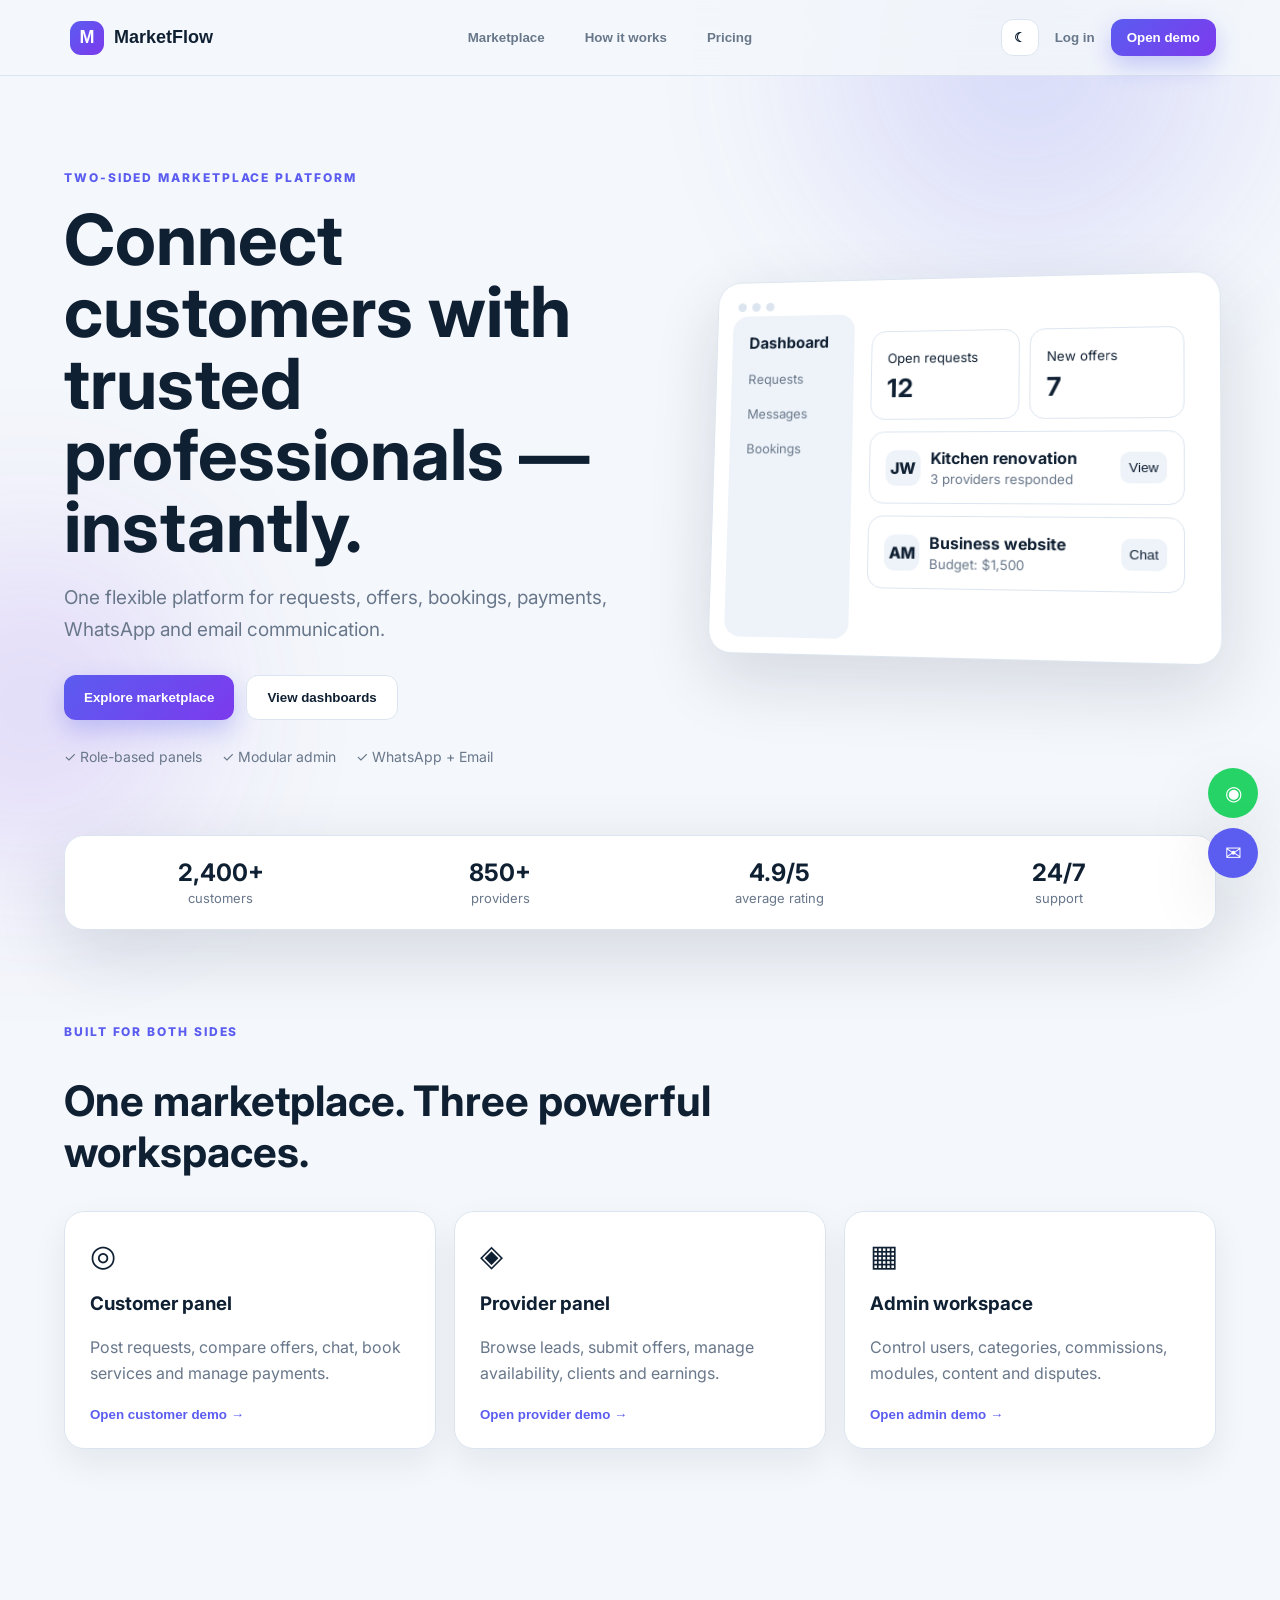
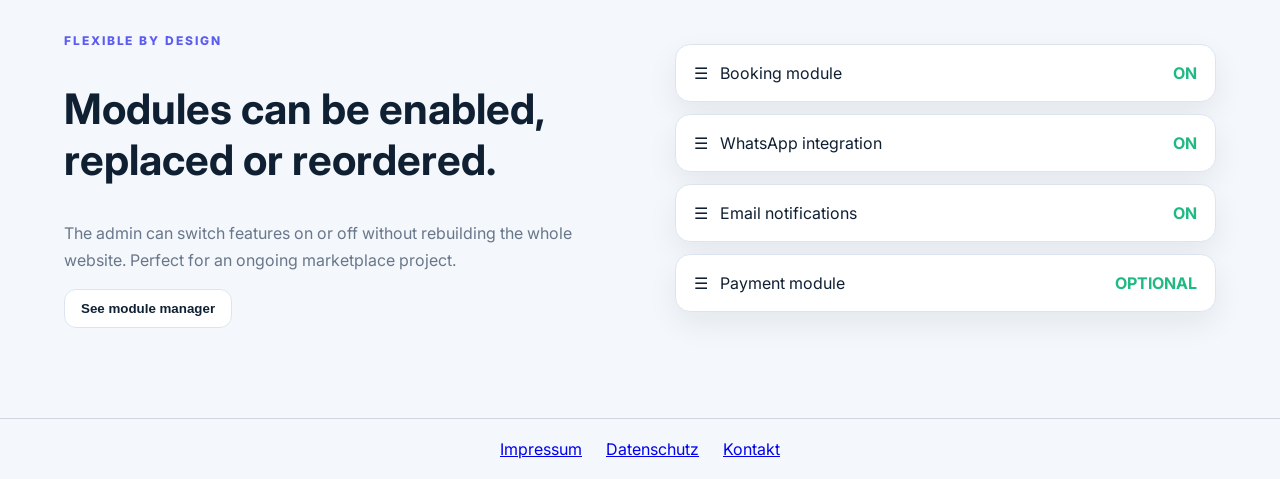
<file: index.html>
<!doctype html>
<html lang="en">
<head>
  <meta charset="utf-8" />
  <meta name="viewport" content="width=device-width, initial-scale=1" />
  <title>MarketFlow — Two-Sided Marketplace Demo</title>
  <link rel="preconnect" href="https://fonts.googleapis.com">
  <link rel="preconnect" href="https://fonts.gstatic.com" crossorigin>
  <link href="https://fonts.googleapis.com/css2?family=Inter:wght@400;500;600;700;800&display=swap" rel="stylesheet">
  <link rel="stylesheet" href="styles.css" />
</head>
<body>
  <div class="ambient a1"></div><div class="ambient a2"></div>
  <header class="topbar">
    <button class="brand" data-view="home"><span class="brand-mark">M</span><span>MarketFlow</span></button>
    <nav class="desktop-nav">
      <button data-view="marketplace">Marketplace</button>
      <button data-view="how">How it works</button>
      <button data-view="pricing">Pricing</button>
    </nav>
    <div class="top-actions">
      <button id="themeToggle" class="icon-btn" aria-label="Toggle theme">☾</button>
      <button class="ghost" data-action="login">Log in</button>
      <button class="primary" data-view="dashboard">Open demo</button>
    </div>
  </header>

  <main id="app"></main>

  <div class="contact-dock">
    <a href="https://wa.me/15551234567?text=Hi%20MarketFlow%2C%20I%20need%20help" target="_blank" class="dock-btn whatsapp" title="WhatsApp">◉</a>
    <a href="mailto:hello@marketflow.demo?subject=Marketplace%20Inquiry" class="dock-btn email" title="Email">✉</a>
  </div>

  <div id="modal" class="modal hidden" role="dialog" aria-modal="true">
    <div class="modal-card">
      <button class="modal-close" data-action="close-modal">×</button>
      <div id="modalContent"></div>
    </div>
  </div>

  <template id="homeTpl">
    <section class="hero shell">
      <div class="hero-copy">
        <span class="eyebrow">TWO-SIDED MARKETPLACE PLATFORM</span>
        <h1>Connect customers with trusted professionals — instantly.</h1>
        <p>One flexible platform for requests, offers, bookings, payments, WhatsApp and email communication.</p>
        <div class="hero-actions">
          <button class="primary large" data-view="marketplace">Explore marketplace</button>
          <button class="secondary large" data-view="dashboard">View dashboards</button>
        </div>
        <div class="proof-row">
          <span>✓ Role-based panels</span><span>✓ Modular admin</span><span>✓ WhatsApp + Email</span>
        </div>
      </div>
      <div class="hero-visual card-3d">
        <div class="mini-window">
          <div class="mini-top"><span></span><span></span><span></span></div>
          <div class="mini-grid">
            <aside><b>Dashboard</b><small>Requests</small><small>Messages</small><small>Bookings</small></aside>
            <div class="mini-main">
              <div class="metric-row"><div><small>Open requests</small><b>12</b></div><div><small>New offers</small><b>7</b></div></div>
              <div class="mini-card"><span class="avatar">JW</span><div><b>Kitchen renovation</b><small>3 providers responded</small></div><button>View</button></div>
              <div class="mini-card"><span class="avatar">AM</span><div><b>Business website</b><small>Budget: $1,500</small></div><button>Chat</button></div>
            </div>
          </div>
        </div>
      </div>
    </section>

    <section class="shell trust-strip">
      <div><b>2,400+</b><span>customers</span></div><div><b>850+</b><span>providers</span></div><div><b>4.9/5</b><span>average rating</span></div><div><b>24/7</b><span>support</span></div>
    </section>

    <section class="shell section">
      <div class="section-head"><span class="eyebrow">BUILT FOR BOTH SIDES</span><h2>One marketplace. Three powerful workspaces.</h2></div>
      <div class="role-grid">
        <article class="feature-card"><div class="icon">◎</div><h3>Customer panel</h3><p>Post requests, compare offers, chat, book services and manage payments.</p><button class="text-btn" data-role="customer" data-view="dashboard">Open customer demo →</button></article>
        <article class="feature-card"><div class="icon">◈</div><h3>Provider panel</h3><p>Browse leads, submit offers, manage availability, clients and earnings.</p><button class="text-btn" data-role="provider" data-view="dashboard">Open provider demo →</button></article>
        <article class="feature-card"><div class="icon">▦</div><h3>Admin workspace</h3><p>Control users, categories, commissions, modules, content and disputes.</p><button class="text-btn" data-role="admin" data-view="dashboard">Open admin demo →</button></article>
      </div>
    </section>

    <section class="shell section split-section">
      <div><span class="eyebrow">FLEXIBLE BY DESIGN</span><h2>Modules can be enabled, replaced or reordered.</h2><p>The admin can switch features on or off without rebuilding the whole website. Perfect for an ongoing marketplace project.</p><button class="secondary" data-role="admin" data-view="dashboard">See module manager</button></div>
      <div class="module-stack">
        <div draggable="true"><span>☰</span> Booking module <b>ON</b></div>
        <div draggable="true"><span>☰</span> WhatsApp integration <b>ON</b></div>
        <div draggable="true"><span>☰</span> Email notifications <b>ON</b></div>
        <div draggable="true"><span>☰</span> Payment module <b>OPTIONAL</b></div>
      </div>
    </section>
  </template>

  <template id="marketplaceTpl">
    <section class="page-hero shell"><span class="eyebrow">MARKETPLACE</span><h1>Find the right professional for any job.</h1><div class="searchbar"><input id="marketSearch" placeholder="Search services, e.g. web design"/><button class="primary" data-action="search-market">Search</button></div></section>
    <section class="shell market-layout">
      <aside class="filters panel">
        <h3>Filters</h3>
        <label>Category<select id="categoryFilter"><option>All categories</option><option>Web Development</option><option>Home Services</option><option>Marketing</option><option>Design</option></select></label>
        <label>Budget<select><option>Any budget</option><option>Under $500</option><option>$500–$2,000</option><option>$2,000+</option></select></label>
        <label class="check"><input type="checkbox"/> Verified providers only</label>
        <button class="secondary full" data-action="clear-filters">Clear filters</button>
      </aside>
      <div>
        <div class="market-head"><h2>Featured professionals</h2><span id="resultCount">6 results</span></div>
        <div id="providerGrid" class="provider-grid"></div>
      </div>
    </section>
  </template>

  <template id="dashboardTpl">
    <section class="dashboard-shell">
      <aside class="sidebar">
        <button class="brand side-brand" data-view="home"><span class="brand-mark">M</span><span>MarketFlow</span></button>
        <div class="role-switch">
          <button data-switch-role="customer">Customer</button><button data-switch-role="provider">Provider</button><button data-switch-role="admin">Admin</button>
        </div>
        <nav id="sideNav"></nav>
        <div class="side-support"><small>Need help?</small><b>Talk to support</b><div><a href="https://wa.me/15551234567" target="_blank">WhatsApp</a><a href="mailto:support@marketflow.demo">Email</a></div></div>
      </aside>
      <section class="dashboard-main">
        <div class="dash-top"><div><small id="roleLabel"></small><h1 id="dashTitle"></h1></div><div class="dash-actions"><button class="icon-btn">🔔</button><button class="avatar-btn">EL</button></div></div>
        <div id="dashContent"></div>
      </section>
    </section>
  </template>

  <template id="howTpl"><section class="page-hero shell"><span class="eyebrow">HOW IT WORKS</span><h1>A simple workflow for customers and providers.</h1></section><section class="shell steps"><article><span>01</span><h3>Post a request</h3><p>Customers describe what they need, their budget and preferred timing.</p></article><article><span>02</span><h3>Receive offers</h3><p>Qualified providers respond with price, timeline and a personal message.</p></article><article><span>03</span><h3>Chat and book</h3><p>Users communicate through the platform, WhatsApp or email and confirm the job.</p></article><article><span>04</span><h3>Complete and review</h3><p>Both sides manage delivery, payment and reviews from their own dashboard.</p></article></section></template>

  <template id="pricingTpl"><section class="page-hero shell"><span class="eyebrow">PRICING</span><h1>Flexible marketplace monetization.</h1></section><section class="shell pricing-grid"><article><h3>Starter</h3><h2>$0</h2><p>For testing the marketplace</p><ul><li>Basic profiles</li><li>Manual bookings</li><li>Email notifications</li></ul><button class="secondary full">Start free</button></article><article class="featured"><span class="pill">Most popular</span><h3>Growth</h3><h2>10%</h2><p>Commission per completed booking</p><ul><li>All user panels</li><li>WhatsApp integration</li><li>Admin modules</li><li>Analytics</li></ul><button class="primary full">Choose Growth</button></article><article><h3>Enterprise</h3><h2>Custom</h2><p>For larger marketplace businesses</p><ul><li>Custom modules</li><li>White label</li><li>Priority support</li></ul><button class="secondary full">Contact sales</button></article></section></template>

  <footer style="padding:1.25rem;text-align:center;border-top:1px solid rgba(100,116,139,.25)">
    <nav aria-label="Legal information" style="display:flex;justify-content:center;gap:1.5rem;flex-wrap:wrap">
      <a href="impressum.html">Impressum</a><a href="datenschutz.html">Datenschutz</a><a href="mailto:el.ezzariba@gmail.com">Kontakt</a>
    </nav>
  </footer>
  <script src="app.js"></script>
</body>
</html>
</file>
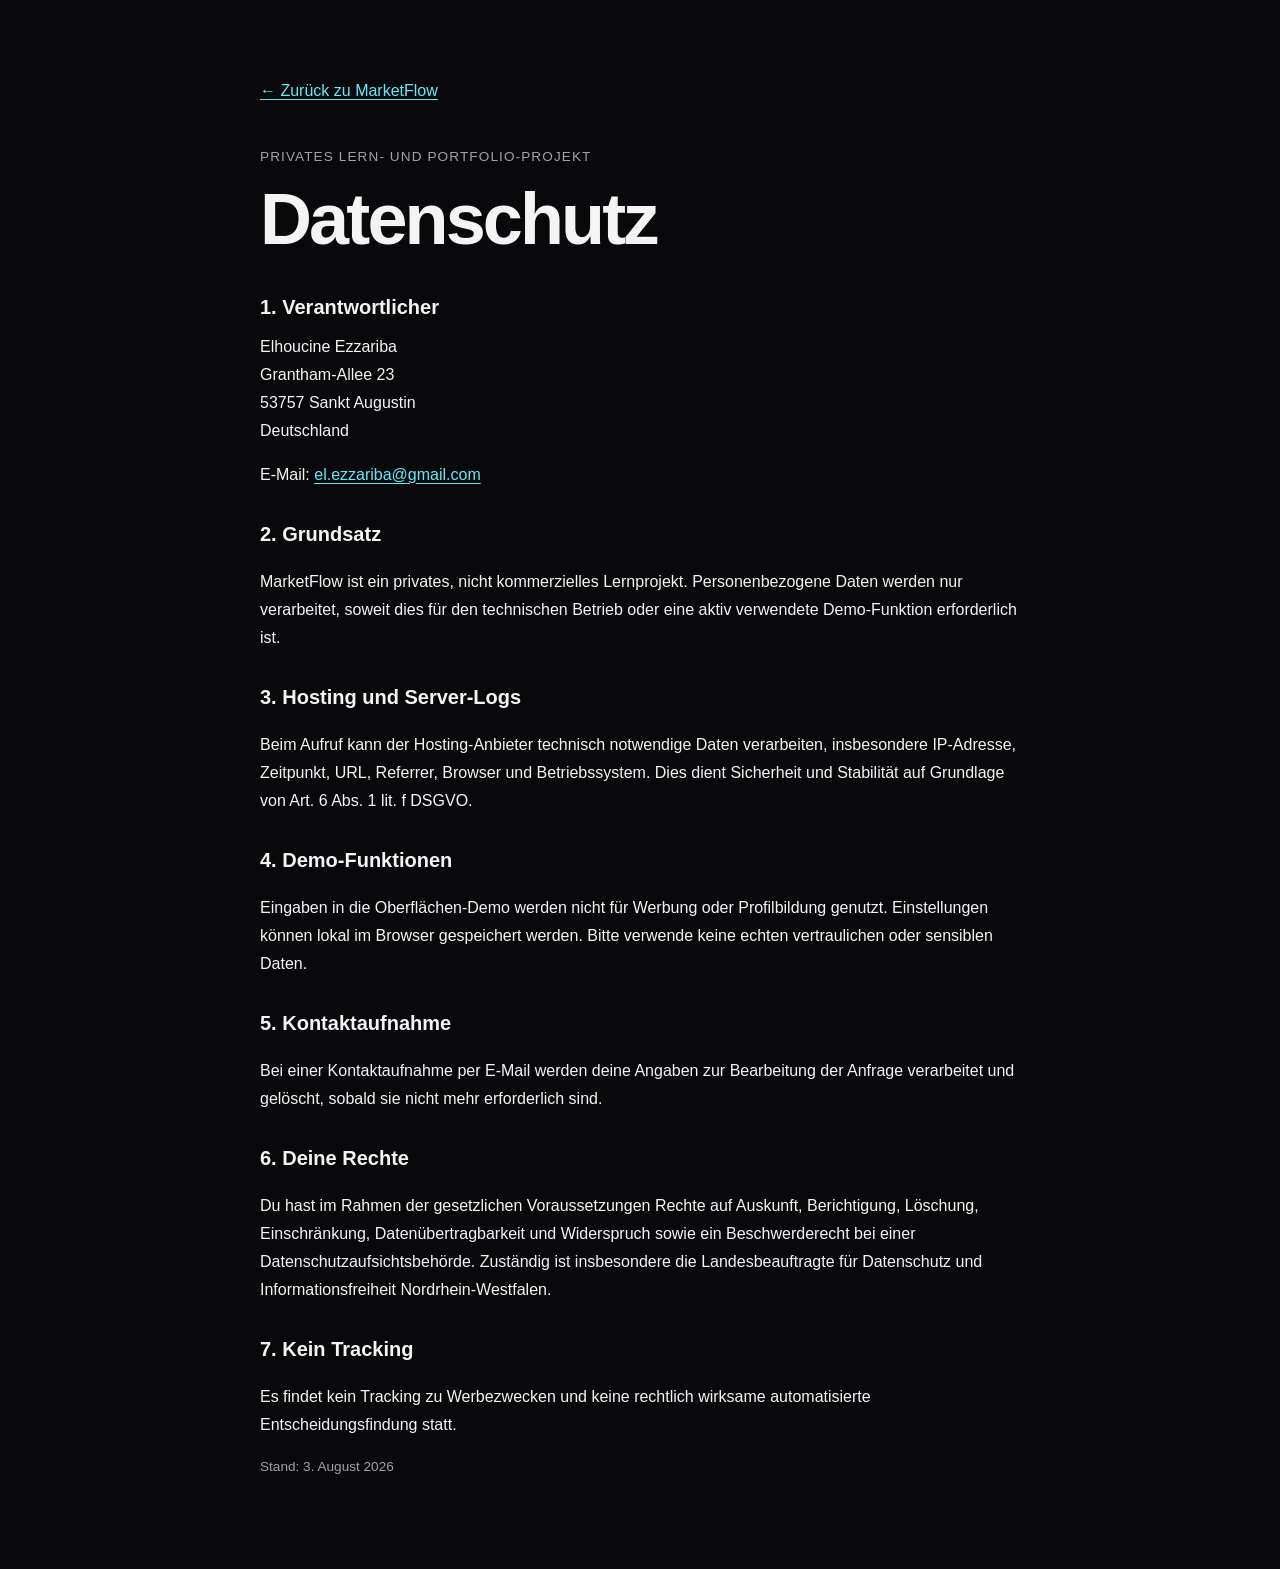
<file: datenschutz.html>
<!doctype html>
<html lang="de">
<head><meta charset="utf-8"><meta name="viewport" content="width=device-width, initial-scale=1"><title>Datenschutz – MarketFlow</title><link rel="stylesheet" href="legal.css"></head>
<body><main><a href="index.html">← Zurück zu MarketFlow</a><p class="eyebrow">Privates Lern- und Portfolio-Projekt</p><h1>Datenschutz</h1>
<section><h2>1. Verantwortlicher</h2><address>Elhoucine Ezzariba<br>Grantham-Allee 23<br>53757 Sankt Augustin<br>Deutschland</address><p>E-Mail: <a href="mailto:el.ezzariba@gmail.com">el.ezzariba@gmail.com</a></p></section>
<section><h2>2. Grundsatz</h2><p>MarketFlow ist ein privates, nicht kommerzielles Lernprojekt. Personenbezogene Daten werden nur verarbeitet, soweit dies für den technischen Betrieb oder eine aktiv verwendete Demo-Funktion erforderlich ist.</p></section>
<section><h2>3. Hosting und Server-Logs</h2><p>Beim Aufruf kann der Hosting-Anbieter technisch notwendige Daten verarbeiten, insbesondere IP-Adresse, Zeitpunkt, URL, Referrer, Browser und Betriebssystem. Dies dient Sicherheit und Stabilität auf Grundlage von Art. 6 Abs. 1 lit. f DSGVO.</p></section>
<section><h2>4. Demo-Funktionen</h2><p>Eingaben in die Oberflächen-Demo werden nicht für Werbung oder Profilbildung genutzt. Einstellungen können lokal im Browser gespeichert werden. Bitte verwende keine echten vertraulichen oder sensiblen Daten.</p></section>
<section><h2>5. Kontaktaufnahme</h2><p>Bei einer Kontaktaufnahme per E-Mail werden deine Angaben zur Bearbeitung der Anfrage verarbeitet und gelöscht, sobald sie nicht mehr erforderlich sind.</p></section>
<section><h2>6. Deine Rechte</h2><p>Du hast im Rahmen der gesetzlichen Voraussetzungen Rechte auf Auskunft, Berichtigung, Löschung, Einschränkung, Datenübertragbarkeit und Widerspruch sowie ein Beschwerderecht bei einer Datenschutzaufsichtsbehörde. Zuständig ist insbesondere die Landesbeauftragte für Datenschutz und Informationsfreiheit Nordrhein-Westfalen.</p></section>
<section><h2>7. Kein Tracking</h2><p>Es findet kein Tracking zu Werbezwecken und keine rechtlich wirksame automatisierte Entscheidungsfindung statt.</p></section>
<p class="updated">Stand: 3. August 2026</p></main></body></html>
</file>
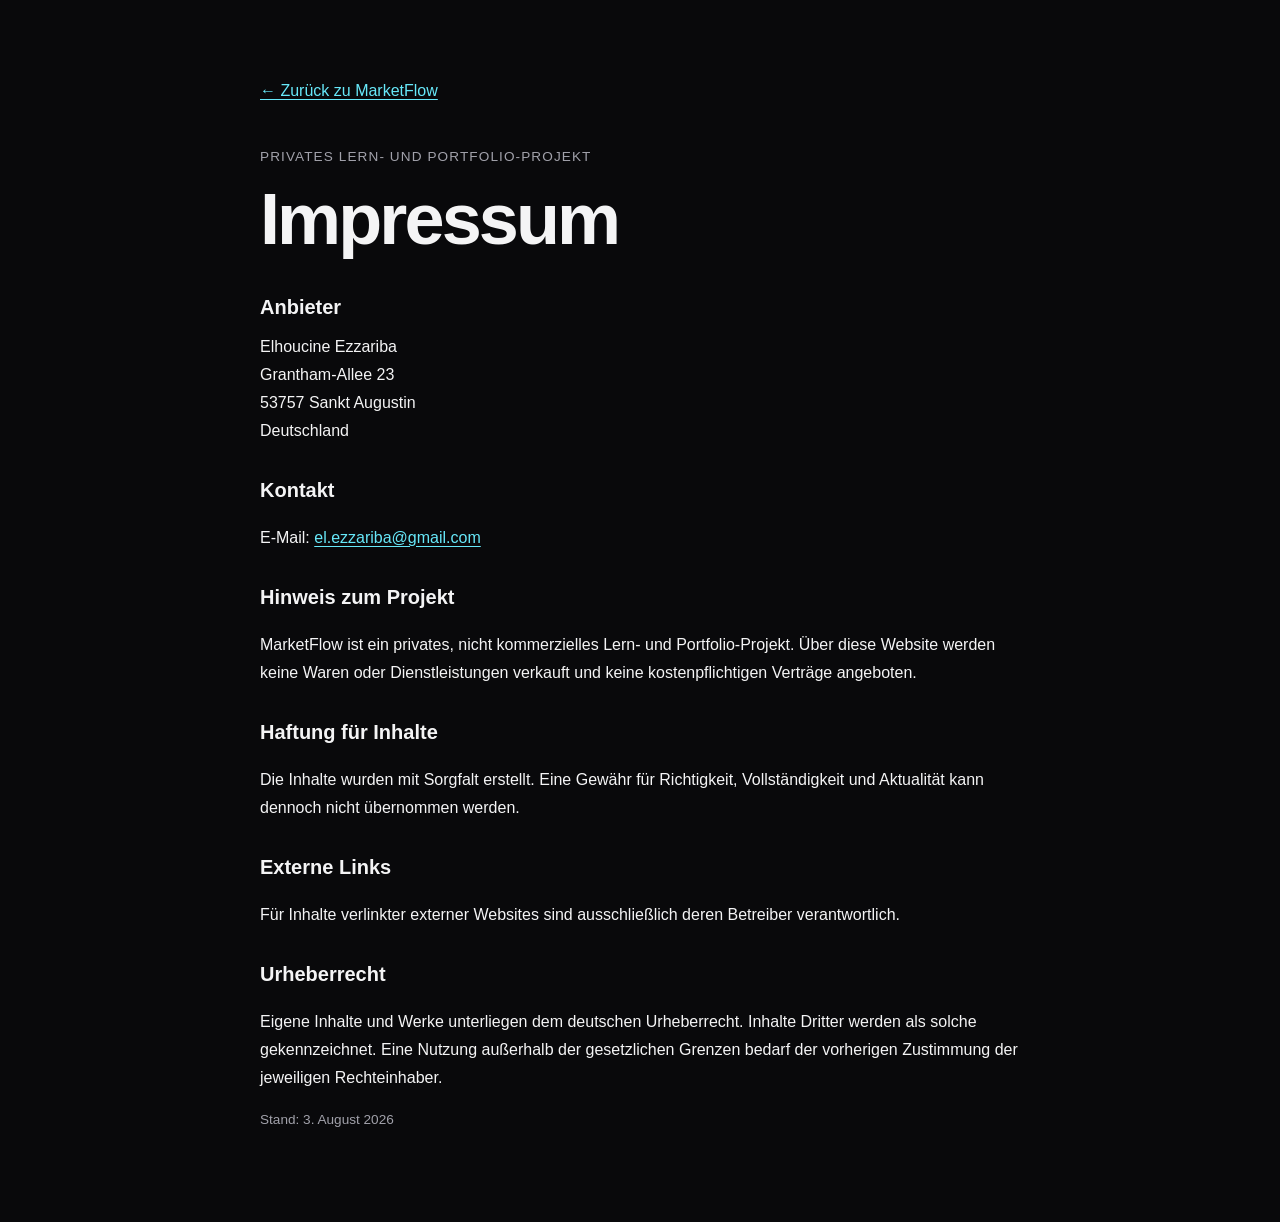
<file: impressum.html>
<!doctype html>
<html lang="de">
<head><meta charset="utf-8"><meta name="viewport" content="width=device-width, initial-scale=1"><title>Impressum – MarketFlow</title><link rel="stylesheet" href="legal.css"></head>
<body><main><a href="index.html">← Zurück zu MarketFlow</a><p class="eyebrow">Privates Lern- und Portfolio-Projekt</p><h1>Impressum</h1>
<section><h2>Anbieter</h2><address>Elhoucine Ezzariba<br>Grantham-Allee 23<br>53757 Sankt Augustin<br>Deutschland</address></section>
<section><h2>Kontakt</h2><p>E-Mail: <a href="mailto:el.ezzariba@gmail.com">el.ezzariba@gmail.com</a></p></section>
<section><h2>Hinweis zum Projekt</h2><p>MarketFlow ist ein privates, nicht kommerzielles Lern- und Portfolio-Projekt. Über diese Website werden keine Waren oder Dienstleistungen verkauft und keine kostenpflichtigen Verträge angeboten.</p></section>
<section><h2>Haftung für Inhalte</h2><p>Die Inhalte wurden mit Sorgfalt erstellt. Eine Gewähr für Richtigkeit, Vollständigkeit und Aktualität kann dennoch nicht übernommen werden.</p></section>
<section><h2>Externe Links</h2><p>Für Inhalte verlinkter externer Websites sind ausschließlich deren Betreiber verantwortlich.</p></section>
<section><h2>Urheberrecht</h2><p>Eigene Inhalte und Werke unterliegen dem deutschen Urheberrecht. Inhalte Dritter werden als solche gekennzeichnet. Eine Nutzung außerhalb der gesetzlichen Grenzen bedarf der vorherigen Zustimmung der jeweiligen Rechteinhaber.</p></section>
<p class="updated">Stand: 3. August 2026</p></main></body></html>
</file>
<file: styles.css>
:root{--bg:#f4f7fb;--surface:#fff;--surface2:#eef3f9;--text:#102033;--muted:#68778a;--line:#dce5ef;--brand:#5b5cf0;--brand2:#7c3aed;--green:#20b982;--shadow:0 24px 70px rgba(20,38,65,.14)}
[data-theme="dark"]{--bg:#09111d;--surface:#101c2c;--surface2:#142338;--text:#f4f7fb;--muted:#9eacc0;--line:#26384e;--brand:#8b8cff;--brand2:#a970ff;--shadow:0 24px 70px rgba(0,0,0,.35)}
*{box-sizing:border-box}body{margin:0;font-family:Inter,sans-serif;background:var(--bg);color:var(--text);min-height:100vh;transition:.25s}.ambient{position:fixed;border-radius:999px;filter:blur(100px);opacity:.18;z-index:-1}.a1{width:380px;height:380px;background:var(--brand);top:-130px;right:5%}.a2{width:300px;height:300px;background:var(--brand2);bottom:5%;left:-120px}.topbar{height:76px;display:flex;align-items:center;justify-content:space-between;padding:0 5vw;border-bottom:1px solid var(--line);background:color-mix(in srgb,var(--bg) 86%,transparent);backdrop-filter:blur(18px);position:sticky;top:0;z-index:30}.brand{border:0;background:none;color:var(--text);font-weight:800;font-size:18px;display:flex;align-items:center;gap:10px;cursor:pointer}.brand-mark{width:34px;height:34px;border-radius:11px;display:grid;place-items:center;background:linear-gradient(135deg,var(--brand),var(--brand2));color:#fff}.desktop-nav{display:flex;gap:28px}.desktop-nav button,.ghost{border:0;background:none;color:var(--muted);font-weight:600;cursor:pointer}.top-actions{display:flex;align-items:center;gap:10px}.primary,.secondary,.icon-btn{border-radius:12px;padding:11px 16px;font-weight:700;cursor:pointer}.primary{border:0;background:linear-gradient(135deg,var(--brand),var(--brand2));color:white;box-shadow:0 10px 25px color-mix(in srgb,var(--brand) 30%,transparent)}.secondary{border:1px solid var(--line);background:var(--surface);color:var(--text)}.icon-btn{border:1px solid var(--line);background:var(--surface);color:var(--text);padding:10px 12px}.large{padding:14px 20px}.shell{width:min(1180px,90vw);margin:auto}.hero{padding:90px 0 70px;display:grid;grid-template-columns:1.05fr .95fr;align-items:center;gap:70px}.eyebrow{color:var(--brand);font-weight:800;font-size:12px;letter-spacing:.16em}.hero h1,.page-hero h1{font-size:clamp(42px,5.5vw,74px);line-height:1.02;margin:18px 0}.hero p{font-size:19px;color:var(--muted);line-height:1.7}.hero-actions{display:flex;gap:12px;margin:28px 0}.proof-row{display:flex;gap:20px;flex-wrap:wrap;color:var(--muted);font-size:14px}.card-3d{perspective:1200px}.mini-window{background:var(--surface);border:1px solid var(--line);border-radius:24px;padding:16px;box-shadow:var(--shadow);transform:rotateY(-9deg) rotateX(5deg);transition:.35s}.mini-window:hover{transform:rotateY(-2deg) rotateX(1deg) translateY(-6px)}.mini-top{display:flex;gap:6px;padding:5px}.mini-top span{width:9px;height:9px;border-radius:50%;background:var(--line)}.mini-grid{display:grid;grid-template-columns:130px 1fr;min-height:330px}.mini-grid aside{background:var(--surface2);border-radius:16px;padding:18px;display:flex;flex-direction:column;gap:20px}.mini-grid aside small{color:var(--muted)}.mini-main{padding:18px}.metric-row{display:grid;grid-template-columns:1fr 1fr;gap:10px}.metric-row div,.mini-card{padding:16px;border:1px solid var(--line);border-radius:15px}.metric-row b{display:block;font-size:26px;margin-top:6px}.mini-card{display:flex;align-items:center;gap:10px;margin-top:12px}.mini-card div{flex:1}.mini-card small{display:block;color:var(--muted);margin-top:3px}.mini-card button{border:0;background:var(--surface2);color:var(--text);border-radius:9px;padding:8px}.avatar{width:36px;height:36px;border-radius:11px;background:var(--surface2);display:grid;place-items:center;font-weight:800}.trust-strip{display:grid;grid-template-columns:repeat(4,1fr);gap:12px;padding:22px;background:var(--surface);border:1px solid var(--line);border-radius:20px;box-shadow:var(--shadow)}.trust-strip div{text-align:center}.trust-strip b{display:block;font-size:24px}.trust-strip span{color:var(--muted);font-size:13px}.section{padding:90px 0}.section-head{max-width:690px;margin-bottom:34px}.section h2,.page-hero h1{font-size:42px}.role-grid{display:grid;grid-template-columns:repeat(3,1fr);gap:18px}.feature-card,.panel,.pricing-grid article,.steps article{background:var(--surface);border:1px solid var(--line);border-radius:20px;padding:25px;box-shadow:0 14px 35px rgba(20,38,65,.07)}.feature-card .icon{font-size:30px}.feature-card p,.split-section p{color:var(--muted);line-height:1.65}.text-btn{border:0;background:none;color:var(--brand);font-weight:700;cursor:pointer;padding:0}.split-section{display:grid;grid-template-columns:1fr 1fr;gap:70px;align-items:center}.module-stack{display:grid;gap:12px}.module-stack div{background:var(--surface);border:1px solid var(--line);border-radius:15px;padding:18px;display:flex;gap:12px;box-shadow:0 12px 30px rgba(20,38,65,.07)}.module-stack div b{margin-left:auto;color:var(--green)}.page-hero{padding:70px 0 35px}.page-hero h1{max-width:850px}.searchbar{display:flex;max-width:700px;background:var(--surface);border:1px solid var(--line);padding:8px;border-radius:15px}.searchbar input{flex:1;border:0;background:transparent;padding:10px;color:var(--text);outline:0}.market-layout{display:grid;grid-template-columns:260px 1fr;gap:25px;padding-bottom:80px}.filters{height:max-content;display:grid;gap:18px}.filters label{display:grid;gap:8px;font-size:13px;font-weight:700}.filters select{padding:11px;border:1px solid var(--line);border-radius:10px;background:var(--surface2);color:var(--text)}.check{display:flex!important;align-items:center}.full{width:100%}.market-head{display:flex;justify-content:space-between;align-items:center}.market-head span{color:var(--muted)}.provider-grid{display:grid;grid-template-columns:repeat(2,1fr);gap:16px}.provider-card{background:var(--surface);border:1px solid var(--line);border-radius:18px;padding:20px;display:grid;gap:15px;transition:.25s}.provider-card:hover{transform:translateY(-4px);box-shadow:var(--shadow)}.provider-top{display:flex;gap:12px;align-items:center}.provider-avatar{width:52px;height:52px;border-radius:16px;background:linear-gradient(135deg,var(--brand),var(--brand2));color:#fff;display:grid;place-items:center;font-weight:800}.provider-card p,.provider-card small{color:var(--muted)}.tags{display:flex;gap:7px;flex-wrap:wrap}.tags span,.pill{background:var(--surface2);padding:6px 9px;border-radius:999px;font-size:12px}.card-actions{display:flex;gap:9px}.dashboard-shell{min-height:calc(100vh - 76px);display:grid;grid-template-columns:260px 1fr}.sidebar{background:var(--surface);border-right:1px solid var(--line);padding:24px;display:flex;flex-direction:column;gap:24px}.side-brand{margin-bottom:5px}.role-switch{display:grid;grid-template-columns:repeat(3,1fr);background:var(--surface2);padding:4px;border-radius:11px}.role-switch button{font-size:11px;border:0;background:transparent;color:var(--muted);padding:9px 4px;border-radius:8px;cursor:pointer}.role-switch button.active{background:var(--surface);color:var(--text);box-shadow:0 4px 10px rgba(0,0,0,.08)}#sideNav{display:grid;gap:6px}#sideNav button{border:0;background:none;color:var(--muted);padding:12px;text-align:left;border-radius:10px;cursor:pointer}#sideNav button.active,#sideNav button:hover{background:var(--surface2);color:var(--text)}.side-support{margin-top:auto;padding:15px;background:var(--surface2);border-radius:14px}.side-support small,.side-support b{display:block}.side-support div{display:flex;gap:10px;margin-top:12px}.side-support a{color:var(--brand);font-size:12px}.dashboard-main{padding:34px}.dash-top{display:flex;justify-content:space-between;align-items:center;margin-bottom:25px}.dash-top small{color:var(--muted)}.dash-top h1{margin:5px 0}.dash-actions{display:flex;gap:9px}.avatar-btn{width:42px;height:42px;border:0;border-radius:13px;background:linear-gradient(135deg,var(--brand),var(--brand2));color:#fff;font-weight:800}.stats{display:grid;grid-template-columns:repeat(4,1fr);gap:15px}.stat-card,.dash-card{background:var(--surface);border:1px solid var(--line);border-radius:17px;padding:20px}.stat-card small{color:var(--muted)}.stat-card b{display:block;font-size:27px;margin-top:9px}.dash-grid{display:grid;grid-template-columns:1.4fr .8fr;gap:18px;margin-top:18px}.table{width:100%;border-collapse:collapse}.table th,.table td{text-align:left;padding:13px;border-bottom:1px solid var(--line);font-size:13px}.status{padding:6px 9px;border-radius:999px;background:var(--surface2);font-size:11px}.module-manager{display:grid;gap:10px}.module-row{display:flex;align-items:center;gap:12px;border:1px solid var(--line);padding:14px;border-radius:12px}.module-row span:nth-child(2){flex:1}.toggle{width:44px;height:24px;border-radius:999px;background:var(--line);padding:3px;cursor:pointer}.toggle::after{content:"";display:block;width:18px;height:18px;border-radius:50%;background:white;transition:.2s}.toggle.on{background:var(--green)}.toggle.on::after{transform:translateX(20px)}.steps{display:grid;grid-template-columns:repeat(4,1fr);gap:16px;padding-bottom:80px}.steps span{font-size:34px;color:var(--brand);font-weight:800}.pricing-grid{display:grid;grid-template-columns:repeat(3,1fr);gap:18px;padding-bottom:80px}.pricing-grid article.featured{border-color:var(--brand);transform:translateY(-10px)}.pricing-grid ul{padding-left:18px;color:var(--muted);line-height:2}.contact-dock{position:fixed;right:22px;bottom:22px;display:grid;gap:10px;z-index:25}.dock-btn{width:50px;height:50px;border-radius:50%;display:grid;place-items:center;color:#fff;text-decoration:none;box-shadow:var(--shadow);font-size:20px}.whatsapp{background:#25D366}.email{background:var(--brand)}.modal{position:fixed;inset:0;background:rgba(0,0,0,.5);display:grid;place-items:center;padding:20px;z-index:50}.hidden{display:none}.modal-card{width:min(560px,94vw);background:var(--surface);border-radius:20px;padding:28px;position:relative}.modal-close{position:absolute;right:15px;top:12px;border:0;background:none;color:var(--text);font-size:26px}.form-grid{display:grid;gap:13px}.form-grid input,.form-grid textarea,.form-grid select{padding:13px;border:1px solid var(--line);border-radius:10px;background:var(--surface2);color:var(--text)}
@media(max-width:900px){.desktop-nav{display:none}.hero,.split-section,.market-layout,.dashboard-shell{grid-template-columns:1fr}.hero{padding-top:55px}.hero-visual{order:-1}.role-grid,.steps,.pricing-grid{grid-template-columns:1fr 1fr}.sidebar{display:none}.stats{grid-template-columns:1fr 1fr}.dash-grid{grid-template-columns:1fr}.provider-grid{grid-template-columns:1fr}}
@media(max-width:600px){.topbar{padding:0 4vw}.top-actions .ghost{display:none}.hero h1,.page-hero h1{font-size:40px}.hero-actions{flex-direction:column}.trust-strip{grid-template-columns:1fr 1fr}.role-grid,.steps,.pricing-grid,.stats{grid-template-columns:1fr}.dashboard-main{padding:20px}.section{padding:60px 0}.mini-grid{grid-template-columns:1fr}.mini-grid aside{display:none}}
</file>
<file: legal.css>
:root { color-scheme: dark; font-family: Arial, Helvetica, sans-serif; background: #09090b; color: #f4f4f5; }
* { box-sizing: border-box; }
body { margin: 0; background: #09090b; color: #f4f4f5; }
main { width: min(100% - 2.5rem, 760px); margin: 0 auto; padding: clamp(2rem, 6vw, 5rem) 0; line-height: 1.75; }
h1 { margin: .35rem 0 2rem; font-size: clamp(2.25rem, 7vw, 4.5rem); line-height: 1.05; letter-spacing: -.04em; }
h2 { margin: 0 0 .5rem; font-size: 1.25rem; }
section + section { margin-top: 1.75rem; }
a { color: #67e8f9; text-underline-offset: .2em; }
a:focus-visible { outline: 3px solid #67e8f9; outline-offset: 4px; border-radius: 2px; }
.eyebrow, .updated { color: #a1a1aa; font-size: .85rem; }
.eyebrow { margin-top: 2.5rem; letter-spacing: .08em; text-transform: uppercase; }
address { font-style: normal; }
</file>
